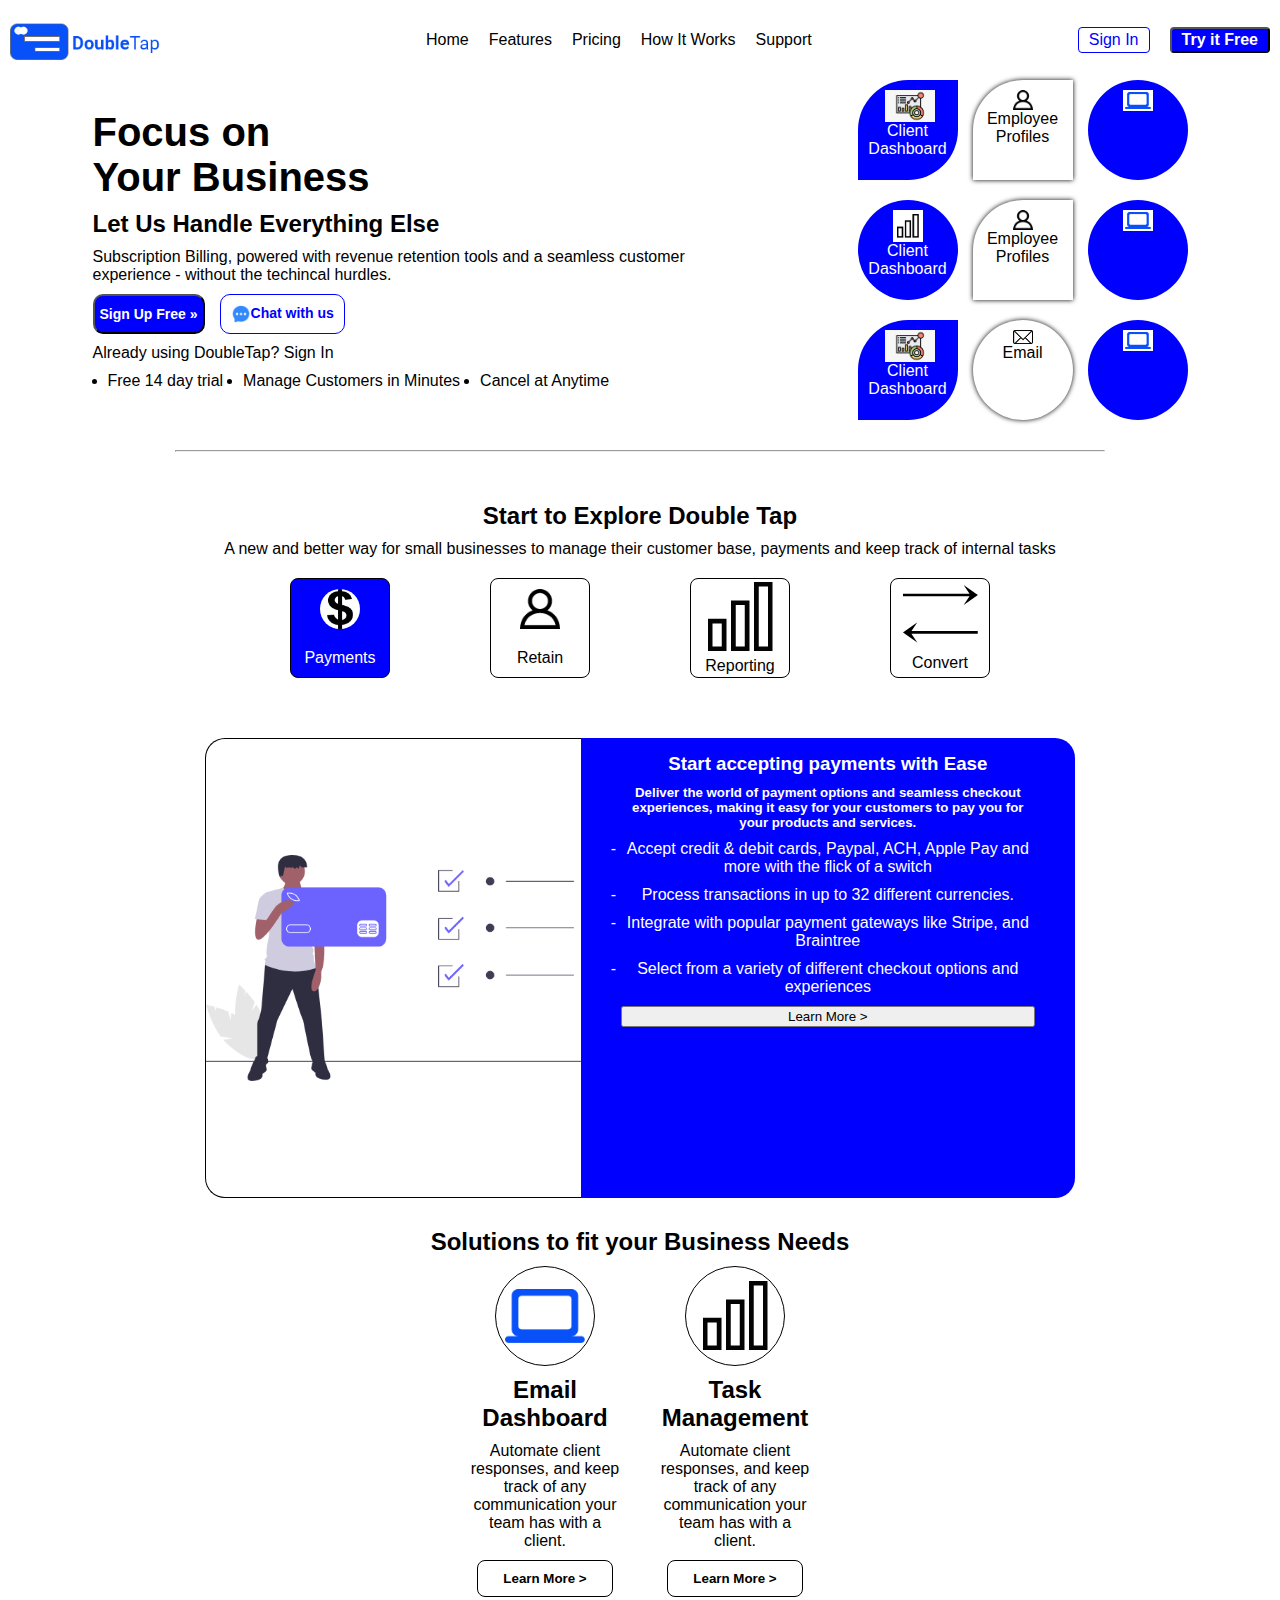
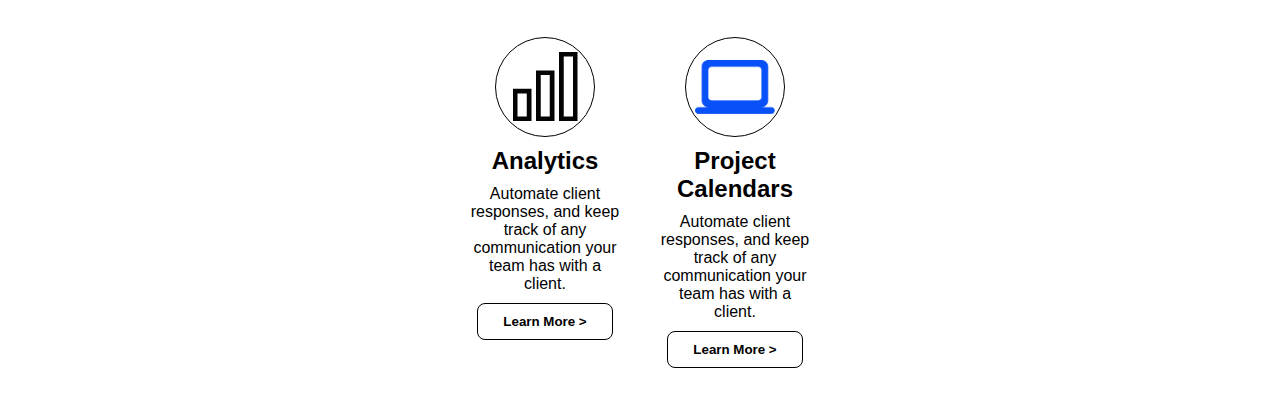
<file: index.html>
<!DOCTYPE html>
<html lang="en">
<head>
    <meta charset="UTF-8">
    <meta http-equiv="X-UA-Compatible" content="IE=edge">
    <meta name="viewport" content="width=device-width, initial-scale=1.0">
    <link rel="stylesheet" href="index.css">
    <title>Home - DoubleTap</title>
</head>
<body>
    <header>
        <nav class="navbar">
            <img src="./CRM-Main/Logo-1.png" alt="DoubleTap logo" width="150px">
            <ul>
                <li><a href="./index.html">Home</a></li>
                <li><a href="./index.html">Features</a></li>
                <li><a href="./index.html">Pricing</a></li>
                <li><a href="./how-it-works.html">How It Works</a></li>
                <li><a href="./index.html">Support</a></li>
            </ul>
            <ul>
                <button class="nav-sign-in">Sign In</button>
                <button class="nav-try-it">Try it Free</button>
            </ul>
        </nav>
        <nav class="mobile-navbar">
                <img src="./CRM-Main/Logo-1.png" alt="DoubleTap logo" width="150px">
                <ul>
                    <li><button class="nav-sign-in">Sign In</button></li>
                    <li><button class="nav-try-it">Try it Free</button></li>
                </ul>
        </nav>
    </header>
    <main>
        <section class="focus">
            <div class="info">
                <h1>Focus on <br> Your Business</h1>
                <h2>Let Us Handle Everything Else</h2>
                <p>Subscription Billing, powered with revenue retention tools and a seamless customer experience - without the techincal hurdles.</p>
                <div class="btn-container">
                    <button class="btn-sign-up">Sign Up Free &#187;</button>
                    <button class="btn-chat"><img src="./CRM-Main/chat.png" alt="Chat icon" width="20px"> Chat with us</button>
                </div>
                <p>Already using DoubleTap? <a href="./">Sign In</a></p>
                <ul class="terms">
                    <li>Free 14 day trial</li>
                    <li>Manage Customers in Minutes</li>
                    <li>Cancel at Anytime</li>
                </ul>
            </div>
            <div class="shapes">
                <ul class="shapes-list">
                    <li class="shapes-row1">
                        <div class="client-dashboard">
                            <img src="./CRM-Main/dash.png" alt="" width="50">
                            <p>Client Dashboard</p>
                        </div>
                        <div class="profiles">
                            <img src="./CRM-Main/Page-1.png" alt="Employee icon" width="20">
                            <p>Employee Profiles</p>
                        </div>
                        <div class="calendars">
                            <img src="./CRM-Main/Path 60@2x.png" alt="Laptop" width="30" style="background-color: white; padding: 2px;">
                        </div>
                    </li>
                    <li class="shapes-row2">
                        <div class="analytics">
                            <img src="./CRM-Main/layer1.png" alt="" width="30" style="background-color: white; padding: 4px;">
                            <p>Client Dashboard</p>
                        </div>
                        <div class="profiles">
                            <img src="./CRM-Main/Page-1.png" alt="Employee icon" width="20">
                            <p>Employee Profiles</p>
                        </div>
                        <div class="calendars">
                            <img src="./CRM-Main/Path 60@2x.png" alt="Laptop" width="30" style="background-color: white; padding: 2px;">
                        </div>
                    </li>
                    <li>
                        <div class="client-dashboard">
                            <img src="./CRM-Main/dash.png" alt="" width="50">
                            <p>Client Dashboard</p>
                        </div>
                        <div class="email">
                            <img src="./sign-in/CRM-SignIn/email.png" alt="Email icon" width="20">
                            <p>Email</p>
                        </div>
                        <div class="calendars">
                            <img src="./CRM-Main/Path 60@2x.png" alt="Laptop" width="30" style="background-color: white; padding: 2px;">
                        </div>
                    </li>
                </ul>
            </div>
        </section>
        <div class="hr">
            <hr>
        </div>
        <section class="start">
            <div>
                <h2 style="padding-bottom: 10px;">Start to Explore Double Tap</h2>
                <p>A new and better way for small businesses to manage their customer base, payments and keep track of internal tasks</p>
            </div>
            <ul class="features-list">
                <li class="payment">
                    <img src="./CRM-Main/dollar.png" alt="Dollar sign" width="40">
                    <p>Payments</p>
                </li>
                <li>
                    <img src="./CRM-Main/Page-1.png" alt="Person sign" width="40">
                    <p>Retain</p>
                </li>
                <li>
                    <img src="./CRM-Main/layer1.png" alt="Step Bars">
                    <p>Reporting</p>
                </li>
                <li>
                    <img src="./CRM-Main/upanddown opposite sidebyside updown directions two arrows.png" alt="">
                    <p>Convert</p>
                </li>
            </ul>
            
            <div class="start-ease">
                <div class="img-container">
                    <img src="./CRM-Main/credit-card-picture.png" alt="Credit card picture">
                </div>
                <div class="text-container">
                    <h3>Start accepting payments with Ease</h3>
                    <h5>Deliver the world of payment options and seamless checkout experiences, making it easy for your customers to pay you for your products and services.</h5>
                    <ul class="pay-feature-list">
                        <li>Accept credit & debit cards, Paypal, ACH, Apple Pay and more with the flick of a switch</li>
                        <li>Process transactions in up to 32 different currencies.</li>
                        <li>Integrate with popular payment gateways like Stripe, and Braintree</li>
                        <li>Select from a variety of different checkout options and experiences</li>
                    </ul>
                    <button>Learn More ></button>
                </div>
            </div>
        </section>
        <h2>Solutions to fit your Business Needs</h2>
        <section class="solutions">
            <div class="solutions1">
                <div>
                    <div>
                        <img src="./CRM-Main/Path 60@2x.png" alt="Laptop" width="80">
                    </div>
                    <h2>Email Dashboard</h2>
                    <p>Automate client responses, and keep track of any communication your team has with a client.</p>
                    <button>Learn More ></button>
                </div>
                <div>
                    <div>
                        <img src="./CRM-Main/layer1.png" alt="Step bars">
                    </div>
                    <h2>Task Management</h2>
                    <p>Automate client responses, and keep track of any communication your team has with a client.</p>
                    <button>Learn More ></button>
                </div>
            </div>
            <div class="solutions2">
                <div>
                    <div>
                        <img src="./CRM-Main/layer1.png" alt="step bars">
                    </div>
                    <h2>Analytics</h2>
                    <p>Automate client responses, and keep track of any communication your team has with a client.</p>
                    <button>Learn More ></button>
                </div>
                <div>
                    <div>
                        <img src="./CRM-Main/Path 60@2x.png" alt="Laptop" width="80px">
                    </div>
                    <h2>Project Calendars</h2>
                    <p>Automate client responses, and keep track of any communication your team has with a client.</p>
                    <button>Learn More ></button>
                </div>
            </div>
        </section>
    </main>
</body>
</html>
</file>
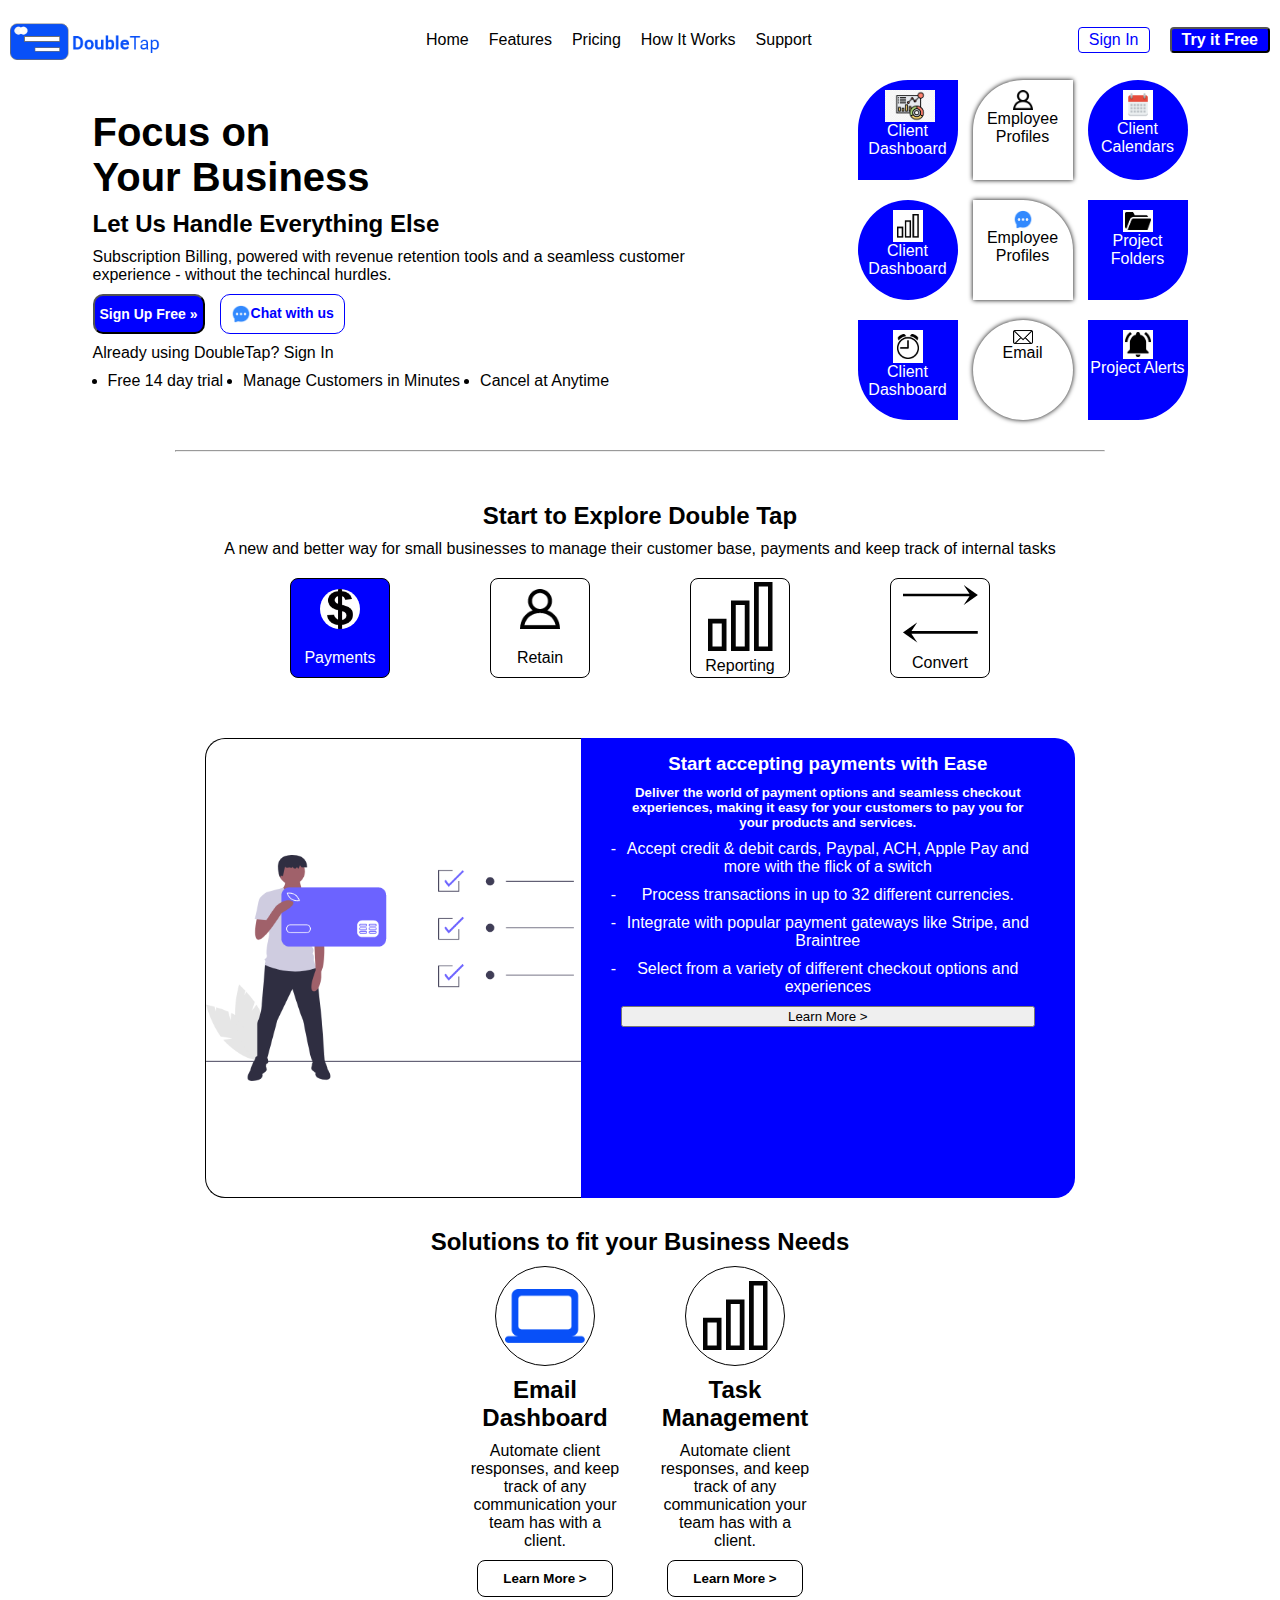
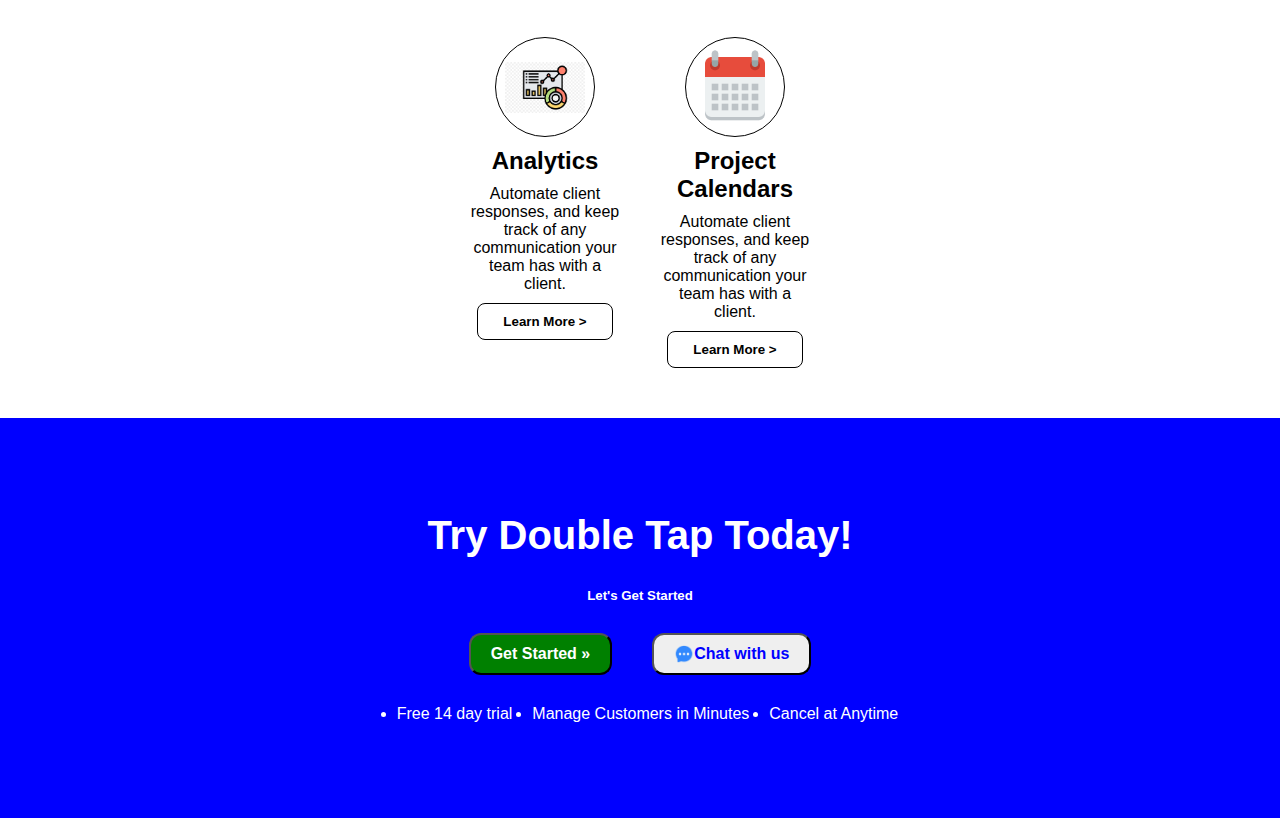
<file: landing.html>
<!DOCTYPE html>
<html lang="en">
<head>
    <meta charset="UTF-8">
    <meta http-equiv="X-UA-Compatible" content="IE=edge">
    <meta name="viewport" content="width=device-width, initial-scale=1.0">
    <link rel="stylesheet" href="index.css">
    <title>Home - DoubleTap</title>
</head>
<body>
    <header>
        <nav class="navbar">
            <img src="./CRM-Main/Logo-1.png" alt="DoubleTap logo" width="150px">
            <ul>
                <li><a href="./index.html">Home</a></li>
                <li><a href="./index.html">Features</a></li>
                <li><a href="./index.html">Pricing</a></li>
                <li><a href="./how-it-works.html">How It Works</a></li>
                <li><a href="./index.html">Support</a></li>
            </ul>
            <ul>
                <button class="nav-sign-in">Sign In</button>
                <button class="nav-try-it">Try it Free</button>
            </ul>
        </nav>
        <nav class="mobile-navbar">
                <img src="./CRM-Main/Logo-1.png" alt="DoubleTap logo" width="150px">
                <ul>
                    <li><button class="nav-sign-in">Sign In</button></li>
                    <li><button class="nav-try-it">Try it Free</button></li>
                </ul>
        </nav>
    </header>
    <main>
        <section class="focus">
            <div class="info">
                <h1>Focus on <br> Your Business</h1>
                <h2>Let Us Handle Everything Else</h2>
                <p>Subscription Billing, powered with revenue retention tools and a seamless customer experience - without the techincal hurdles.</p>
                <div class="btn-container">
                    <button class="btn-sign-up">Sign Up Free &#187;</button>
                    <button class="btn-chat"><img src="./CRM-Main/chat.png" alt="Chat icon" width="20px"> Chat with us</button>
                </div>
                <p>Already using DoubleTap? <a href="./">Sign In</a></p>
                <ul class="terms">
                    <li>Free 14 day trial</li>
                    <li>Manage Customers in Minutes</li>
                    <li>Cancel at Anytime</li>
                </ul>
            </div>
            <div class="shapes">
                <ul class="shapes-list">
                    <li class="shapes-row1">
                        <div class="client-dashboard">
                            <img src="./CRM-Main/dash.png" alt="" width="50">
                            <p>Client Dashboard</p>
                        </div>
                        <div class="profiles">
                            <img src="./CRM-Main/Page-1.png" alt="Employee icon" width="20">
                            <p>Employee Profiles</p>
                        </div>
                        <div class="calendars">
                            <img src="./CRM-Main/calendar.png" alt="Calendar" width="30" style="background-color: white; padding: 2px;">
                            <p>Client Calendars</p>
                        </div>
                    </li>
                    <li class="shapes-row2">
                        <div class="analytics">
                            <img src="./CRM-Main/layer1.png" alt="" width="30" style="background-color: white; padding: 4px;">
                            <p>Client Dashboard</p>
                        </div>
                        <div class="chat-box">
                            <img src="./CRM-Main/chat.png" alt="Chat icon" width="20">
                            <p>Employee Profiles</p>
                        </div>
                        <div class="folders">
                            <img src="./CRM-Main/folder.png" alt="Folder" width="30" style="background-color: white; padding: 2px;">
                            <p>Project Folders</p>
                        </div>
                    </li>
                    <li class="shapes-row3">
                        <div class="clock">
                            <img src="./CRM-Main/clock.png" alt="" width="30" style="background-color: white; padding:4px;">
                            <p>Client Dashboard</p>
                        </div>
                        <div class="email">
                            <img src="./sign-in/CRM-SignIn/email.png" alt="Email icon" width="20">
                            <p>Email</p>
                        </div>
                        <div class="alerts">
                            <img src="./CRM-Main/bell.png" alt="Laptop" width="30" style="background-color: white; padding: 2px;">
                            <p>Project Alerts</p>
                        </div>
                    </li>
                </ul>
            </div>
        </section>
        <div class="hr">
            <hr>
        </div>
        <section class="start">
            <div>
                <h2 style="padding-bottom: 10px;">Start to Explore Double Tap</h2>
                <p>A new and better way for small businesses to manage their customer base, payments and keep track of internal tasks</p>
            </div>
            <ul class="features-list">
                <li class="payment">
                    <img src="./CRM-Main/dollar.png" alt="Dollar sign" width="40">
                    <p>Payments</p>
                </li>
                <li>
                    <img src="./CRM-Main/Page-1.png" alt="Person sign" width="40">
                    <p>Retain</p>
                </li>
                <li>
                    <img src="./CRM-Main/layer1.png" alt="Step Bars">
                    <p>Reporting</p>
                </li>
                <li>
                    <img src="./CRM-Main/upanddown opposite sidebyside updown directions two arrows.png" alt="">
                    <p>Convert</p>
                </li>
            </ul>
            
            <div class="start-ease">
                <div class="img-container">
                    <img src="./CRM-Main/credit-card-picture.png" alt="Credit card picture">
                </div>
                <div class="text-container">
                    <h3>Start accepting payments with Ease</h3>
                    <h5>Deliver the world of payment options and seamless checkout experiences, making it easy for your customers to pay you for your products and services.</h5>
                    <ul class="pay-feature-list">
                        <li>Accept credit & debit cards, Paypal, ACH, Apple Pay and more with the flick of a switch</li>
                        <li>Process transactions in up to 32 different currencies.</li>
                        <li>Integrate with popular payment gateways like Stripe, and Braintree</li>
                        <li>Select from a variety of different checkout options and experiences</li>
                    </ul>
                    <button>Learn More ></button>
                </div>
            </div>
        </section>
        <h2>Solutions to fit your Business Needs</h2>
        <section class="solutions">
            <div class="solutions1">
                <div>
                    <div>
                        <img src="./CRM-Main/Path 60@2x.png" alt="Laptop" width="80">
                    </div>
                    <h2>Email Dashboard</h2>
                    <p>Automate client responses, and keep track of any communication your team has with a client.</p>
                    <button>Learn More ></button>
                </div>
                <div>
                    <div>
                        <img src="./CRM-Main/layer1.png" alt="Step bars">
                    </div>
                    <h2>Task Management</h2>
                    <p>Automate client responses, and keep track of any communication your team has with a client.</p>
                    <button>Learn More ></button>
                </div>
            </div>
            <div class="solutions2">
                <div>
                    <div>
                        <img src="./CRM-Main/dash.png" alt="Dashboard" width="80px">
                    </div>
                    <h2>Analytics</h2>
                    <p>Automate client responses, and keep track of any communication your team has with a client.</p>
                    <button>Learn More ></button>
                </div>
                <div>
                    <div>
                        <img src="./CRM-Main/calendar.png" alt="Calendar" width="80px">
                    </div>
                    <h2>Project Calendars</h2>
                    <p>Automate client responses, and keep track of any communication your team has with a client.</p>
                    <button>Learn More ></button>
                </div>
            </div>
        </section>
    </main>
    <footer>
        <h1>Try Double Tap Today!</h1>
        <h5>Let's Get Started</h5>
        <div class="footer-buttons">
            <button class="btn-get-footer">Get Started &#187;</button>
            <button class="btn-chat-footer"><img src="./CRM-Main/chat.png" alt="Chat icon" width="20px"> Chat with us</button>
        </div>
        <ul class="terms">
            <li>Free 14 day trial</li>
            <li>Manage Customers in Minutes</li>
            <li>Cancel at Anytime</li>
        </ul>
    </footer>
</body>
</html>
</file>
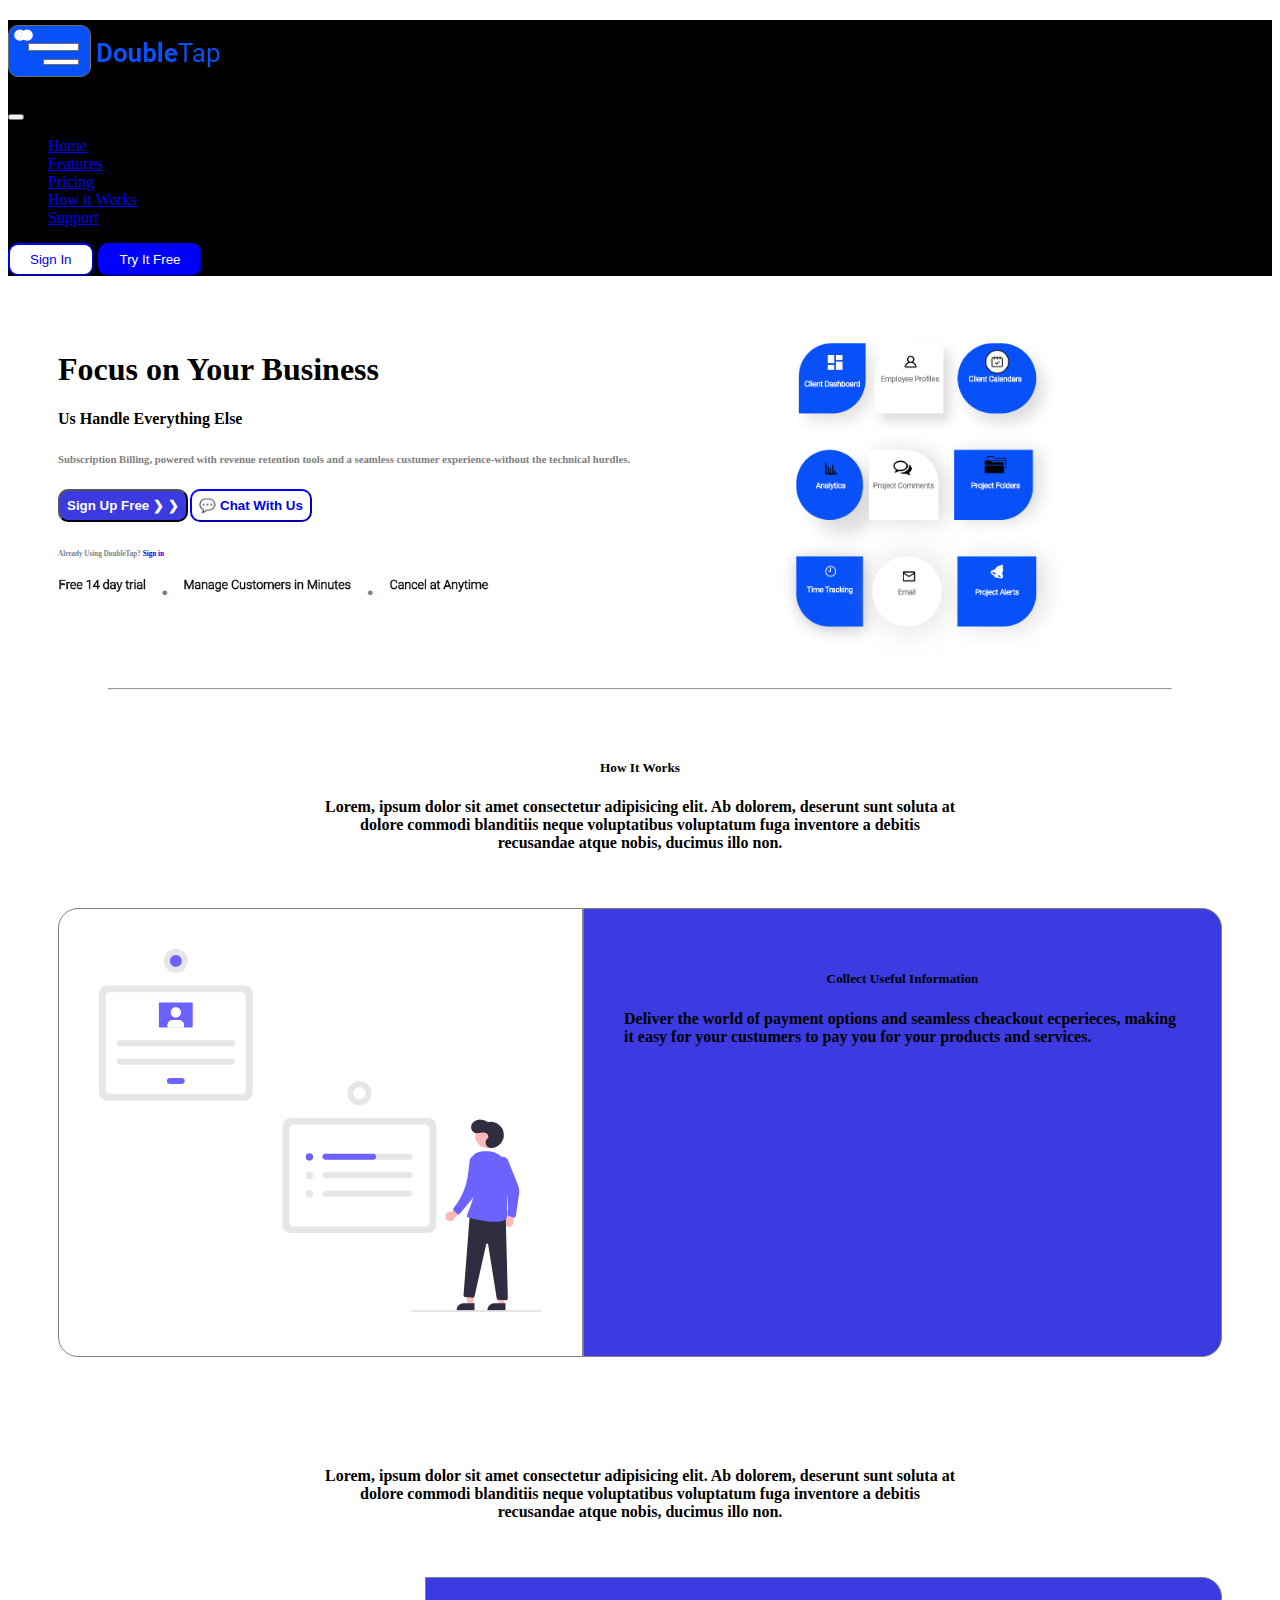
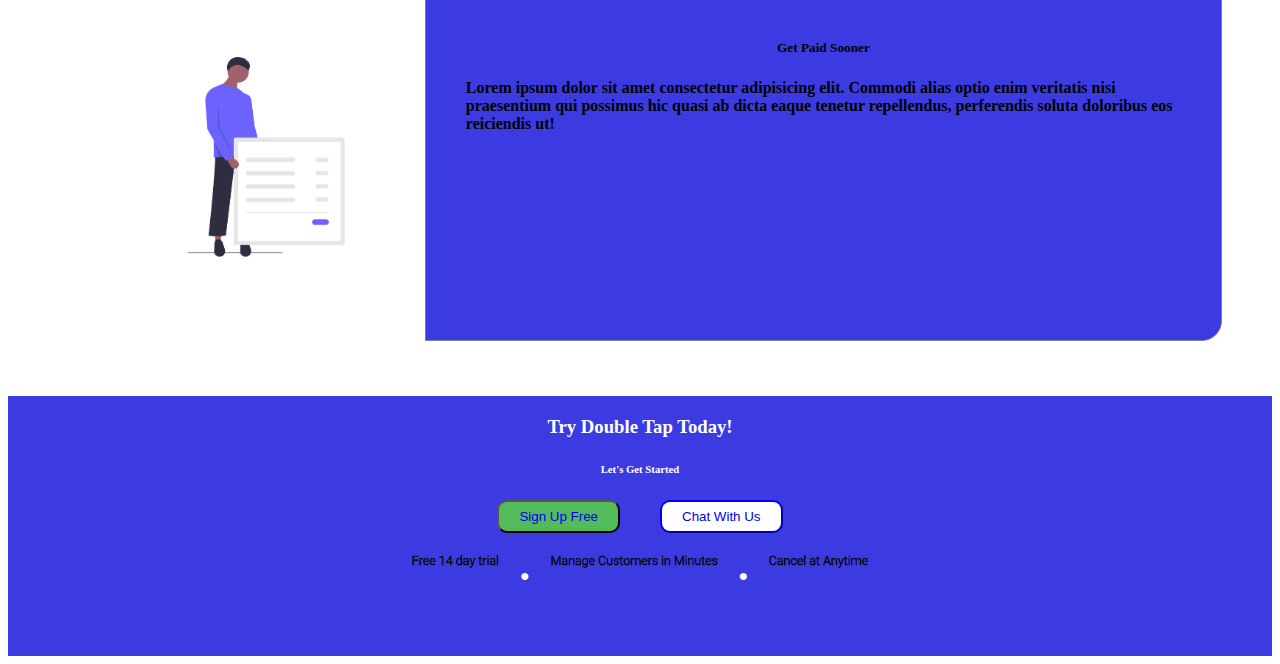
<file: main-page.html>
<!doctype html>
<html lang="en">
  <head>
    <meta charset="utf-8">
    <meta name="viewport" content="width=device-width, initial-scale=1">
    <title>Team work</title>
    <link href="https://cdn.jsdelivr.net/npm/bootstrap@5.3.0-alpha3/dist/css/bootstrap.min.css" rel="stylesheet" integrity="sha384-KK94CHFLLe+nY2dmCWGMq91rCGa5gtU4mk92HdvYe+M/SXH301p5ILy+dN9+nJOZ" crossorigin="anonymous">
    <link rel="stylesheet" href="main-page.css">
</head>
  <body >
    <script src="https://cdn.jsdelivr.net/npm/bootstrap@5.3.0-alpha3/dist/js/bootstrap.bundle.min.js" integrity="sha384-ENjdO4Dr2bkBIFxQpeoTz1HIcje39Wm4jDKdf19U8gI4ddQ3GYNS7NTKfAdVQSZe" crossorigin="anonymous"></script>
    <div class="header">
        <nav class="navbar navbar-expand-lg bg-body-tertiary" style="background-color: black;">
            <div class="container-fluid">
                <h2><img src="Logo.png" alt=""></h2>
              <button class="navbar-toggler" type="button" data-bs-toggle="collapse" data-bs-target="#navbarNav" aria-controls="navbarNav" aria-expanded="false" aria-label="Toggle navigation">
                <span class="navbar-toggler-icon"></span>
              </button>
              <div class="collapse navbar-collapse" id="navbarNav">
                <ul class="navbar-nav">
                  <li class="nav-item">
                    <a class="nav-link active" aria-current="page" href="main-page.html">Home</a>
                  </li>
                  <li class="nav-item">
                    <a class="nav-link" href="defaut">Features</a>
                  </li>
                  <li class="nav-item">
                    <a class="nav-link" href="defaut">Pricing</a>
                  </li>
                  <li class="nav-item">
                    <a class="nav-link" href="defaut">How it Works</a>
                  </li>
                  <li class="nav-item">
                    <a class="nav-link" href="defaut">Support</a>
                  </li>                 
                </ul>
              </div>
              <div >
                <button class="side-button-1" style="background-color: white; border-radius: 10px; border-color:blue; padding:7px; padding-left: 20px; padding-right: 20px; margin-right:  auto"><a href="chat" style="text-decoration: none;"> Sign In</a></button>
                <button style="background-color: blue; border-radius: 10px;border-color:blue;padding:7px;padding-left: 20px; padding-right: 20px;"><a href="chat" style="text-decoration: none; color:white">Try It Free</a></button>
            </div>
            </div>
          </nav>
        </div>
    </div>
    <br><br><br>
<div class="grid-1">    
        <div class="grid-1-left">
            <div><h1><b>Focus on Your Business</b></h1></div>
            <div><h4><b>Us Handle Everything Else</b></h4></div>
            <h6 style="color: gray;"><b>Subscription Billing, powered with revenue retention tools and a seamless custumer experience-without the technical hurdles.</b></strong>
            <br><br><br>
            <div>
                <button style=" color:white; background-color: rgb(59, 59, 225);
                ; border-radius: 10px; border-color:black; padding:7px "><a href="sign-up.html" style="text-decoration: none; color:white"><b>Sign Up Free &#10095 &#10095</b></a></button>
                <button style="background-color: white; border-radius: 10px;border-color:blue;padding:7px"><a href="chat" style="text-decoration: none;"><b>&#128172 Chat With Us</b></a></button>
            </div>
            <br><strong><b><h6 style="color: gray;">Already Using DoubleTap? <a href="default" style="text-decoration: none;"> Sign in</a></h6></b></strong>
            <div class="grid-1-left-footer" style="display: flex; gap:15px">
                <div><img src="Free -4.png" alt="" style="height: 18px"></div><p>&#9679</p>
                <div><img src="Manage Customers in Minutes.png" alt="" style="height: 18px"></div><p>&#9679</p>
                <div><img src="Cancel at Anytime.png" alt="" style="height: 18px"></div>
            </div>
        </div>
        <div class="grid-1-right"><img src="Header-Side.png" alt="" style="height: 350px;"></div>
</div>

<hr style="margin-left:100px; margin-right:100px;">
<div class="grid-2-top">
    <center><h5><b>How It Works</b></h5></center>
    <center><p><b>Lorem, ipsum dolor sit amet consectetur adipisicing elit. Ab dolorem, deserunt sunt soluta at dolore commodi blanditiis neque voluptatibus voluptatum fuga inventore a debitis recusandae atque nobis, ducimus illo non.</b></p></center>
</div>
    <div class="grid-2">
        <div class="grid-2-left"><img src="Collect-info.png" alt="" style="height:auto;" ></div>
        <div class="grid-2-right">
            <center><h5><b>Collect Useful Information</b></h5></center>
            <p><b>Deliver the world of payment options and seamless cheackout ecperieces, making it easy for your custumers to pay you for your products and services.</b></p>
        </div>
    </div>
    <br><br><br>
    <div class="grid-3-top">
        <center><p><b>Lorem, ipsum dolor sit amet consectetur adipisicing elit. Ab dolorem, deserunt sunt soluta at dolore commodi blanditiis neque voluptatibus voluptatum fuga inventore a debitis recusandae atque nobis, ducimus illo non.</b></p></center>
    </div>
    <div class="grid-3">
        <div class="grid-3-left"><img src="Take Payments.png" alt="" style="height: 200px;" ></div>
        <div class="grid-3-right">
            <center><h5><b>Get Paid Sooner</b></h5></center>
            <p><b>Lorem ipsum dolor sit amet consectetur adipisicing elit. Commodi alias optio enim veritatis nisi praesentium qui possimus hic quasi ab dicta eaque tenetur repellendus, perferendis soluta doloribus eos reiciendis ut!</b></p>
        </div>
    </div>
    <br><br>
    <div class="footer" style="color: white;">
        <center><H3 style="padding-top:20px;"><b>Try Double Tap Today!</b></H3></center>
        <center><h6><b>Let's Get Started</b></h6></center>
        <div class="footer-1">
            <button style="background-color: rgb(83, 187, 90); border-radius: 10px; border-color:black; padding:7px; padding-left: 20px; padding-right: 20px;"><a href="chat" style="text-decoration: none;"> Sign Up Free</a></button>
            <button style="background-color: white; border-radius: 10px;border-color:blue;padding:7px;padding-left: 20px; padding-right: 20px;"><a href="chat" style="text-decoration: none;">Chat With Us</a></button>
        </div>
        <br>
        <div class="footer-2">
            <div><img src="Free -4.png" alt="" style="height: 18px"></div><p>&#9679</p>
            <div><img src="Manage Customers in Minutes.png" alt="" style="height: 18px"></div><p>&#9679</p>
            <div><img src="Cancel at Anytime.png" alt="" style="height: 18px"></div>
        </div>
    </div>
</body>
</html>
</file>
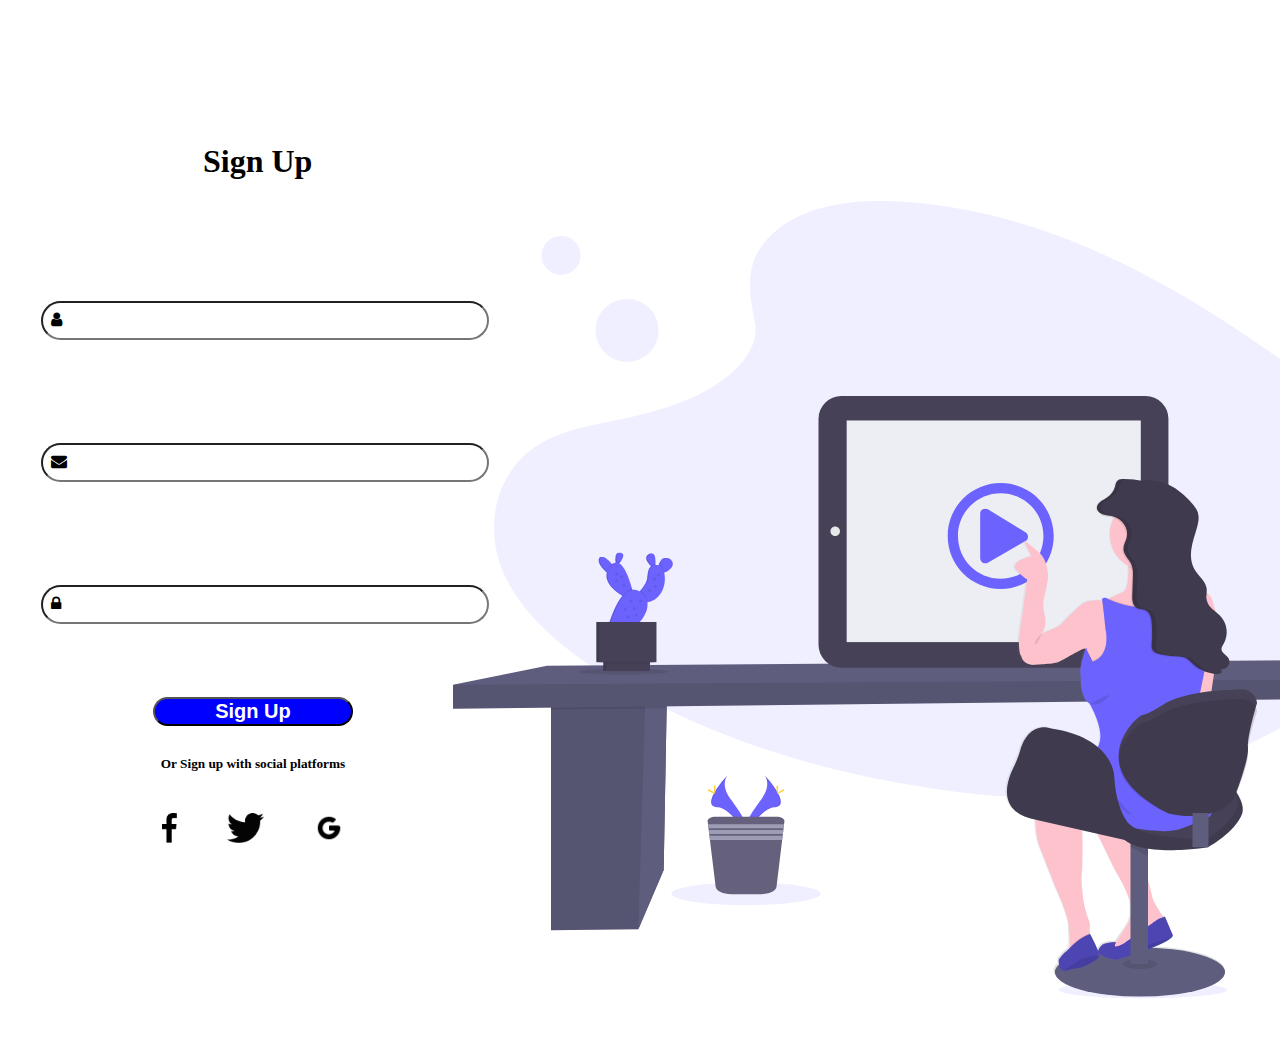
<file: sign-up.html>
<!doctype html>
<html lang="en">
  <head>
    <meta charset="utf-8">
    <meta name="viewport" content="width=device-width, initial-scale=1">
    <title>team work</title>
    <link href="https://cdn.jsdelivr.net/npm/bootstrap@5.3.0-alpha3/dist/css/bootstrap.min.css" rel="stylesheet" integrity="sha384-KK94CHFLLe+nY2dmCWGMq91rCGa5gtU4mk92HdvYe+M/SXH301p5ILy+dN9+nJOZ" crossorigin="anonymous">
    <link rel="stylesheet" href="sign-up.css">
    <link rel="stylesheet" 
    href=
"https://cdnjs.cloudflare.com/ajax/libs/font-awesome/4.7.0/css/font-awesome.min.css">
</head>
  <body>
    
    <h1 style="margin-top: 90px; margin-left: 150px;"><strong>Sign Up</strong></h1>
    <script src="https://cdn.jsdelivr.net/npm/bootstrap@5.3.0-alpha3/dist/js/bootstrap.bundle.min.js" integrity="sha384-ENjdO4Dr2bkBIFxQpeoTz1HIcje39Wm4jDKdf19U8gI4ddQ3GYNS7NTKfAdVQSZe" crossorigin="anonymous"></script>
    <div class="grid-container"> 
        <div class="left">
            <form class="inline">
                <div class="form">
                <div class="box-1" style="margin-top: 100px;">
                    <i class="fa fa-user icon"></i>
                    <input class="input-field" type="text" style="min-width: 400px; border-radius: 20px;"></div>
                    <div class="box-2" style="margin-top: 100px;">
                    <i class="fa fa-envelope icon"  ></i>
                    <input class="input-field" type="text" style="min-width: 400px; border-radius: 20px;">     </div>
                    <div class="box-3" style="margin-top: 100px;"><i class="fa fa-lock icon"></i>
                    <input class="input-field" type="text" style="min-width: 400px; border-radius: 20px;"></div>
                </div>
            </form>
            <div class="button-signup" > <center><button style="font-size: 20px; width: 200px;
                border-radius: 20px;background-color: blue; color: white"><strong>Sign Up</strong></button></center>
            </div>
            <center><strong><h5 style="margin-top: 30px;">Or Sign up with social platforms</h5></strong></center>
            <br>
            <div class="icon-grid">
                <div class="small-icon-1"><a href="https://www.facebook.com/"><img src="facebook.png" style="max-height: 30px"></a></div>
                <div class="small-icon-2"><a href="https://twitter.com/"><img src="twitter-icon.png" style="max-height: 30px"></a></div>
                <div class="small-icon-3"><a href="https://www.google.com/"><img src="googl.png" style="max-height: 30px"></a></div>
            </div>
        </div>  
        <div class="right"></div>
    </div>
</body>
</html>
</file>
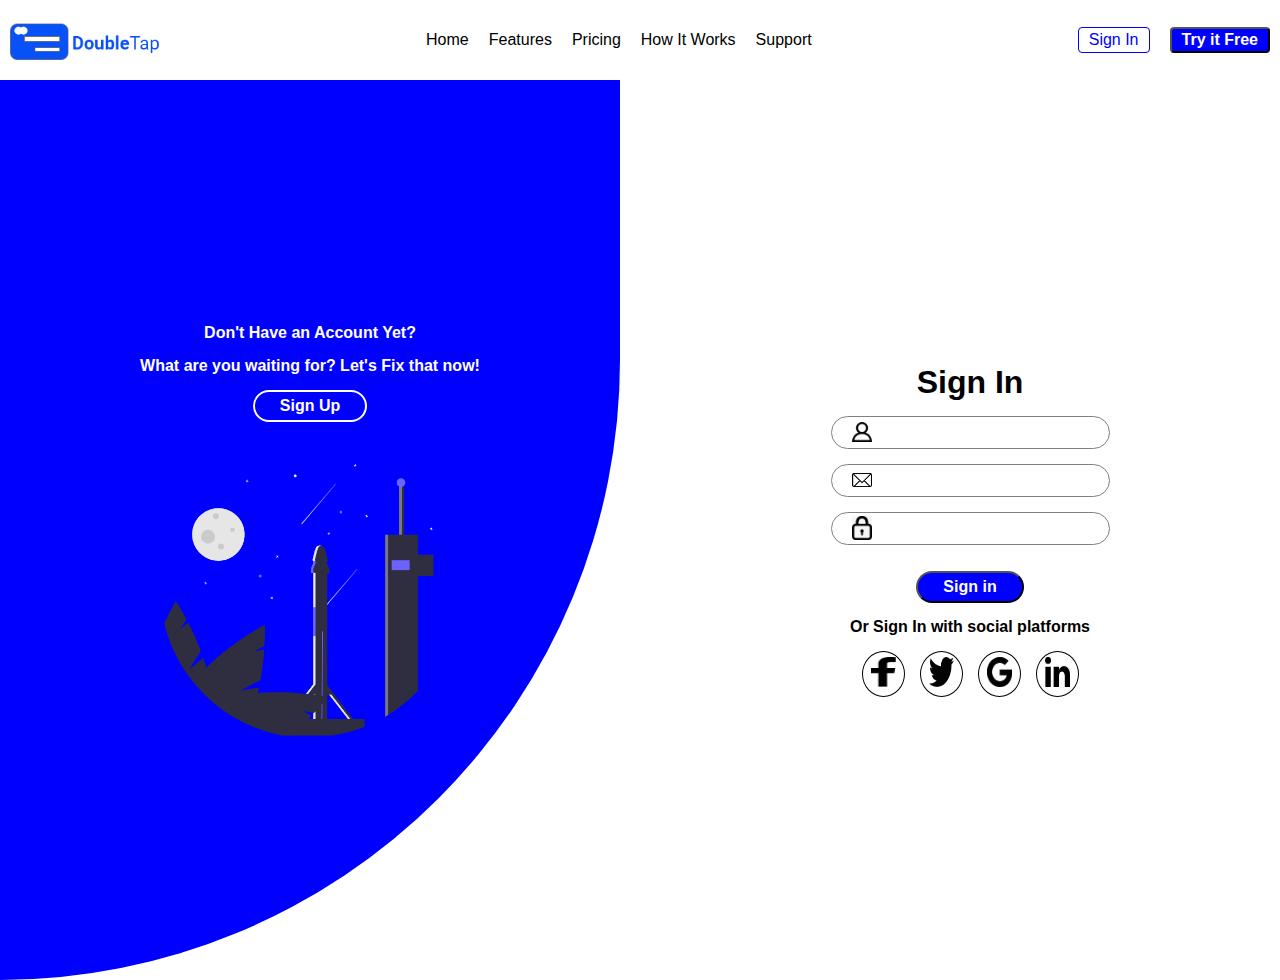
<file: sign-in/sign-in.html>
<!DOCTYPE html>
<html lang="en">
<head>
    <meta charset="UTF-8">
    <meta http-equiv="X-UA-Compatible" content="IE=edge">
    <meta name="viewport" content="width=device-width, initial-scale=1.0">
    <title>Sign In - DoubleTap</title>
    <link rel="stylesheet" href="sign-in.css">
</head>
<body>
    <header>
        <nav class="navbar">
            <img src="./CRM-SignIn/Logo.png" alt="DoubleTap logo" width="150px">
            <ul>
                <li><a href="../index.html">Home</a></li>
                <li><a href="../index.html">Features</a></li>
                <li><a href="../index.html">Pricing</a></li>
                <li><a href="../how-it-works.html">How It Works</a></li>
                <li><a href="../index.html">Support</a></li>
            </ul>
            <ul>
                <button class="nav-sign-in">Sign In</button>
                <button class="nav-try-it">Try it Free</button>
            </ul>
        </nav>

        <nav class="mobile-navbar">
                <img src="./CRM-SignIn/Logo.png" alt="DoubleTap logo" width="150px">
                <ul>
                    <li><button class="nav-sign-in">Sign In</button></li>
                    <li><button class="nav-try-it">Try it Free</button></li>
                </ul>
        </nav>
    </header>
    <div class="container">
        <section class="sign-up">
            <h4>Don't Have an Account Yet?</h4>
            <h4>What are you waiting for? Let's Fix that now!</h4>
            <button class="btn-sign-up">Sign Up</button>
            <img class="img-sign-up" src="./CRM-SignIn/bg-sign-in.png" alt="Moon with shooting stars, rocket on launch pad">
        </section>
        <section class="sign-in">
            <h1>Sign In</h1>
            <form action="">
                <input type="text" name="username" placeholder=" " id="username"></input>
                <input type="email" name="email" id="email">
                <input type="password" name="password" id="password">
            </form>
            <section class="sign-in-options">
                    <button class="btn-sign-in">Sign in</button>
                    <p>Or Sign In with social platforms</p>
                    <ul class="socials">
                        <li class="facebook"><a href="http://www.facebook.com"><img src="./CRM-SignIn/facebook.png" alt="Facebook logo"></a></li>
                        <li><a href="http://www.twitter.com"><img src="./CRM-SignIn/twitter.png" alt="Twitter logo"></a></li>
                        <li><a href="http://www.google.com"><img src="./CRM-SignIn/google.png" alt="Google logo"></a></li>
                        <li><a href="http://www.linkedin.com"><img src="./CRM-SignIn/linkedin.png" alt="LinkedIn logo"></a></li>
                    </ul>
            </section>
        </section>
    </div>
</body>
</html>
</file>
<file: index.css>
*{
    box-sizing: border-box;
    margin: 0;
}

body{
    min-height: 100svh;
    min-height: 100vh;
    font-family: sans-serif;
}

ul{
    list-style: none;
    padding: 0;
}

.navbar{
    display: none;
}

.navbar ul{
    display: flex;
}

.mobile-navbar{
    display: flex;
    padding: 20px 10px;
    width: 100%;
    justify-content: space-between;
    align-items: center;
}

.mobile-navbar ul{
    display: flex;
    gap:10px;
    align-items: center;
}

a{
    text-decoration: none;
    color: black
}

.nav-sign-in{
    background-color: white;
    border: 1px solid blue;
    color: blue;
}

.nav-sign-in, .nav-try-it{
    font-size: 16px;
    border-radius: 4px;
    padding: 2px 10px;
}

.nav-try-it{
    color: white;
    background-color: blue;
    font-weight: 600;
}

main{
    padding: 0 20px;
    text-align: center;
}

.focus{
    display: flex;
    flex-direction: column;
    align-items: center;
    gap: 20px;
}

.info{
    display: flex;
    flex-direction: column;
    gap: 10px;
}

h1{
    font-size: 2.5rem;
}

.btn-container{
    display: flex;
    flex-direction: row;
    justify-content: center;
    gap: 15px;
}

.btn-container button{
    font-size: 14px;
    font-weight: bold;
    border-radius: 10px;
}

.btn-sign-up{
    background-color: blue;
    color: white;
    padding: 10px 5px;
}

.btn-chat{
    background-color: white;
    color: blue;
    border: 1px solid blue;
    padding: 10px 10px;
    display: flex;
}

.terms{
    display:flex;
    flex-direction: column;
    list-style: disc;
    gap: 5px;
    padding-left: 15px;
}



.shapes-list{
    display: flex;
    flex-direction: column;
    gap: 20px;
}

.shapes-list li{
    display: flex;
    gap: 15px;
}

.shapes-list li div{
    height: 100px;
    width: 100px;
    display: flex;
    flex-direction: column;
    align-items: center;
    text-align: center;
    box-shadow: 0px 0px 5px;
}

li div img{
    margin-top: 10px
}

.folders{
    border-bottom-right-radius: 50%;
}

.chat-box{
    border-top-right-radius: 50%;
}

li div:nth-child(odd){
    background-color: blue;
    color: white;
}

.profiles{
    border-top-left-radius: 50%;
}

.client-dashboard{
    border-top-left-radius: 50%;
    border-bottom-right-radius: 50%;
}

.client-dashboard img{
    margin-top: 10px;
    margin-left: 5px;
}

.analytics{
    border-radius: 50%;
}

.hr{
    display: flex;
    width: 100%;
    justify-content: center;
}

.email{
    border-radius: 50%;
}

hr{
    margin: 30px 0 10px 0;
    width: 75%;
}

.start{
    display: flex;
    flex-direction: column;
    align-items: center;
    gap: 20px;
    width: 100%;
    padding: 20px 40px 30px 40px;
}

.features-list{
    display: flex;
    justify-content: center;
    gap: 15px;
    flex-wrap: wrap;
    align-items: center;
}

.features-list li{
    display: flex;
    flex-direction: column;
    align-items: center;
    justify-content: space-around;
    width: 100px;
    height: 100px;
    border-radius: 8px;
    padding: 0 5px 0px 5px;
    text-align: center;
    border: 1px solid black;
}

.payment{
    background-color: blue;
    color: white;
    height: 100%;
}

.clock{
    border-bottom-left-radius: 50%;
}

.alerts{
    border-bottom-right-radius: 50%;
}

.payment img{
    background-color: white;
    border-radius: 50%;
}

.start-ease{
    display: flex;
    flex-direction: column;
    align-items: center;
}

.img-container img{
    width: 100%;
}

.text-container{
    display: flex;
    flex-direction: column;
    background-color: blue;
    color: white;
    border-bottom-left-radius: 8px;
    border-bottom-right-radius: 8px;
    padding: 15px 40px;
    gap: 10px;
}

.pay-feature-list{
    list-style: '- ';
    display: flex;
    flex-direction: column;
    gap: 10px;
}

.solutions{
    display: flex;
    flex-direction: column;
    align-items: center;
    padding:10px 10px 50px 10px;
    gap: 40px;
}

.solutions1{
    display: flex;
    gap: 40px;
}

.solutions2{
    display: flex;
    gap: 40px;
}

.solutions1 div{
    display: flex;
    flex-direction: column;
    height: auto;
    width: 150px;
    align-items: center;
    text-align: center;
    gap: 10px;
}

.solutions2 div{
    display: flex;
    flex-direction: column;
    height: auto;
    width: 150px;
    align-items: center;
    text-align: center;
    gap: 10px;
}

.calendars{
    border-radius: 50%;
}

.solutions1 div div{
    display: flex;
    align-items: center;
    justify-content: center;
    border: 1px solid black;
    height: 100px;
    width: 100px;
    border-radius: 50%;
    
}

.solutions2 div div{
    display: flex;
    align-items: center;
    justify-content: center;
    border: 1px solid black;
    height: 100px;
    width: 100px;
    border-radius: 50%;
    
}

.solutions button{
    padding: 10px 25px;
    border: 1px solid black;
    background-color: white;
    border-radius: 8px;
    font-weight: bold;
}

footer{
    width: 100%;
    height: 400px;
    text-align: center;
    display: flex;
    flex-direction: column;
    align-items: center;
    justify-content: center;
    background-color: blue;
    color: white;

    gap: 10px
}

.footer-buttons{
    display: flex;
    gap: 40px;
}

.btn-get-footer{
    padding: 10px 20px;
    border-radius: 12px;
    background-color: green;
    color: white;
    font-size: 1rem;
    font-weight: bold;
}

.btn-chat-footer{
    display: flex;
    justify-content: center;
    align-items: center;
    padding: 10px 20px;
    border-radius: 12px;
    color: blue;
    font-weight: bold;
    font-size: 1rem;
}


@media screen and (min-width: 768px){
    .mobile-navbar{
        display: none;
    }

    .navbar{
        display: flex;
        justify-content: space-between;
        padding: 20px 10px;
        align-items: center;
    }

    .navbar ul{
        display: flex;
        gap: 20px;
    }

    .focus{
        flex-direction: row;
    }
    .start-ease, .start{
        padding-top: 40px;
    }

    .features-list{
        width: 100%;
        justify-content: center;
        gap: 100px;
    }

    .start-ease{
        flex-direction: row;
        height: 500px;
        width: 75%;
        border-radius: 20px;
    }

    .text-container{
        height: 100%;
        border-top-right-radius: 20px;
        border-bottom-right-radius: 20px;
        border-bottom-left-radius: 0;
    }

    .img-container{
        display: flex;
        align-items: center;
        height: 100%;
        width: 100%;
        border-left: 1px solid black;
        border-top: 1px solid black;
        border-bottom: 1px solid black;
        border-top-left-radius: 20px;
        border-bottom-left-radius: 20px;
    
    }

    .btn-container{
        justify-content: start;
    }

    .solutions{
        align-items: center;
        gap: 40px;
        width: 100%;
        flex-wrap: nowrap;
    }

    .solutions1{
        
        flex-direction: row;
    }

    .terms{
        flex-direction: row;
        gap: 20px;
    }

    .focus{
        justify-content: space-around;
    }

    .info{
        width: 600px;
        text-align: left;
        justify-content: center;
    }

    footer{
        height: 400px;
        gap: 30px;
    }
    
}
</file>
<file: main-page.css>
@media screen and (max-width:500 ){
    .grid-1-right{
        display: none;
    }
    .grid-2-left{
        display: none;  
    }
}
.logo{
   width: 200px;
   border: 2px solid black;
}
.nav{
    width: 400px;
    border: 2px solid black;    
}
.header{
    display: inline;
}


.grid-1{
    margin-left: 50px;
    margin-right: 50px;   
    display: grid;
    grid-template-areas: 
    'one two'
     ;
}
.grid-1-right{
    display: grid;
    grid-area: two;    
}
.grid-1-left{
    grid-area: one;   
}
.grid-2{
    margin-left: 50px;
    margin-right: 50px;
    display: grid;
    grid-template-areas:
    '. . one one . .'
    'two two two three three three'
}


.grid-2-top{
    margin-left: auto;
    margin-right: auto;
    width: 50%;
    padding: 40px;
    text-align: center;
}
.grid-2-left{
    border: 1px solid gray;
    border-bottom-left-radius: 20px;
    border-top-left-radius: 20px;
    grid-area: two;
    padding: 40px;
}
.grid-2-right{
    border: 1px solid gray;
    border-bottom-right-radius: 20px;
    border-top-right-radius: 20px;
    grid-area: three;
    padding: 40px;
    background-color: rgb(59, 59, 225);
}


.grid-3{
    margin-left: 50px;
    margin-right: 50px;
    display: grid;
    grid-template-areas:
    '. . one one . .'
    'two two three three three three'
}
.grid-3-top{
    margin-left: auto;
    margin-right: auto;
    width: 50%;
    padding: 40px;
    text-align: center;
}
.grid-3-left{
    grid-area: two;
    padding: 80px;
    margin-left: 50px;
}
.grid-3-right{
    border: 1px solid gray;
    border-bottom-right-radius: 20px;
    border-top-right-radius: 20px;
    grid-area: three;
    padding: 40px;
    border: 1px solid gray;
    background-color: rgb(59, 59, 225);
}


.footer-1{
    display: flex;
    justify-content: center;
    gap: 40px;
}
.footer-2{
    display: flex;
    gap: 20px;
    justify-content: center;    
}
.footer{
    height: 260px;
    background-color: rgb(59, 59, 225);
} 


.navbar-expand-lg .navbar-collapse {
    justify-content: center;
    gap: 40px;
}
</file>
<file: sign-up.css>
@media screen and (max-width:500px) {
  .right{
    display: none;
  }
}


.left { 
  grid-area: left;  
  min-width: 400px;
 }
.right {
  grid-area: right;  
  background: local;
  content: url(pic.png);  
}


.grid-container {
  display: grid;
  grid-template-areas:    
    'left right'; 
}

.inline{
  min-width:400px;
  margin:auto;
}
.input-icons i {
  position: absolute;
}
.inline i {
  position: absolute;
}

.input-icons {
  width: 70%;
  margin-bottom: 10px;
  position: absolute;
  justify-content: center;
}
.icon {
  padding: 10px;
  min-width: 40px;
}

.input-field {
  width: 100%;
  padding: 10px;
  text-align: center;
  margin-bottom: 3px;
}
.form{
    display: grid;
  grid-template-areas:    
    '1'
    '2'
    '3'    ; 
  justify-content: center;
}

.button-signup{   
  margin-left: auto;
  margin-right: auto;
  margin-top: 70px;  
}


body{
  padding: 45px;
}

.icon-grid{
  display: flex;
  justify-content: center;
  gap: 20px;
  gap: 50px;
}
</file>
<file: sign-in/sign-in.css>
*{
    box-sizing: border-box;
    margin: 0;
}

body{
    min-height: 100svh;
    font-family: sans-serif;
}

ul{
    list-style: none;
    padding: 0;
}

.navbar{
    display: none;
}

.navbar ul{
    display: flex;
}

.mobile-navbar{
    display: flex;
    padding: 20px 10px;
    width: 100%;
    justify-content: space-between;
    align-items: center;
}

.mobile-navbar ul{
    display: flex;
    gap:10px;
    align-items: center;
}

a{
    text-decoration: none;
    color: black
}

.nav-sign-in{
    background-color: white;
    border: 1px solid blue;
    color: blue;
}

.nav-sign-in, .nav-try-it{
    font-size: 16px;
    border-radius: 4px;
    padding: 2px 10px;
}

.nav-try-it{
    color: white;
    background-color: blue;
    font-weight: 600;
}

.container{
    display: flex;
    min-height: 100svh;
    flex-direction: column;
    gap: 40px;
}

.sign-up{
    display: flex;
    flex-direction: column;
    align-items: center;
    background-color: blue;
    color: white;
    padding: 30px 0;
    gap: 15px;
}

.img-sign-up{
    width: 300px;
}

.btn-sign-up, .btn-sign-in{
    padding: 5px 25px;
    border-radius: 20px;
    font-size: 16px;
    font-weight: bold;
    color: white;
    text-align: center;
    background-color: blue;
}


.btn-sign-up{
    border: 2px solid white;
}

.sign-in{
    display: flex;
    flex-direction: column;
    align-items: center;
    gap: 15px;
    padding-bottom: 50px;
}

form{
    display: flex;
    flex-direction: column;
    align-items: center;
    height: 140px;
    gap: 15px;
}

input{
    border-radius: 20px;
    padding: 8px 50px;
    border: 1px solid gray;
}

.socials{
    display: flex;
    list-style: none;
    gap: 15px;
    padding: 0;
}

li img{
    width: 25px;
    height: 30px;
}

p{
    font-weight: bold;
}

.sign-in-options{
    display: flex;
    flex-direction: column;
    align-items: center;
    gap:15px;
}

#username{
    background-image: url('./CRM-SignIn/Page-1.png');
    background-repeat: no-repeat;
    background-size: 20px;
    background-position-x: 20px;
    background-position-y: center;
}

#email{
    background-image: url('./CRM-SignIn/email.png');
    background-repeat: no-repeat;
    background-size: 20px;
    background-position-x: 20px;
    background-position-y: center;
}

#password{
    background-image: url('./CRM-SignIn/password.png');
    background-repeat: no-repeat;
    background-size: 20px;
    background-position-x: 20px;
    background-position-y: center;
}

.socials li{
    display:flex;
    justify-content: center;
    padding: 5px 8px;
    border: 1px solid black;
    border-radius: 50%;
}

@media screen and (min-width: 768px){
    .container{
        flex-direction: row;
        justify-content: center;
        padding-bottom: 0;
    }

    .sign-up{
        width: 100%;
        border-bottom-right-radius: 9999px;
    }
    .sign-in{
        width: 100%;
        padding-bottom: 0;
    }

    .sign-up, .sign-in{
        justify-content: center;
    }

    .mobile-navbar{
        display: none;
    }

    .navbar{
        display: flex;
        justify-content: space-between;
        padding: 20px 10px;
        align-items: center;
    }

    .navbar ul{
        display: flex;
        gap: 20px;
    }
}
</file>
